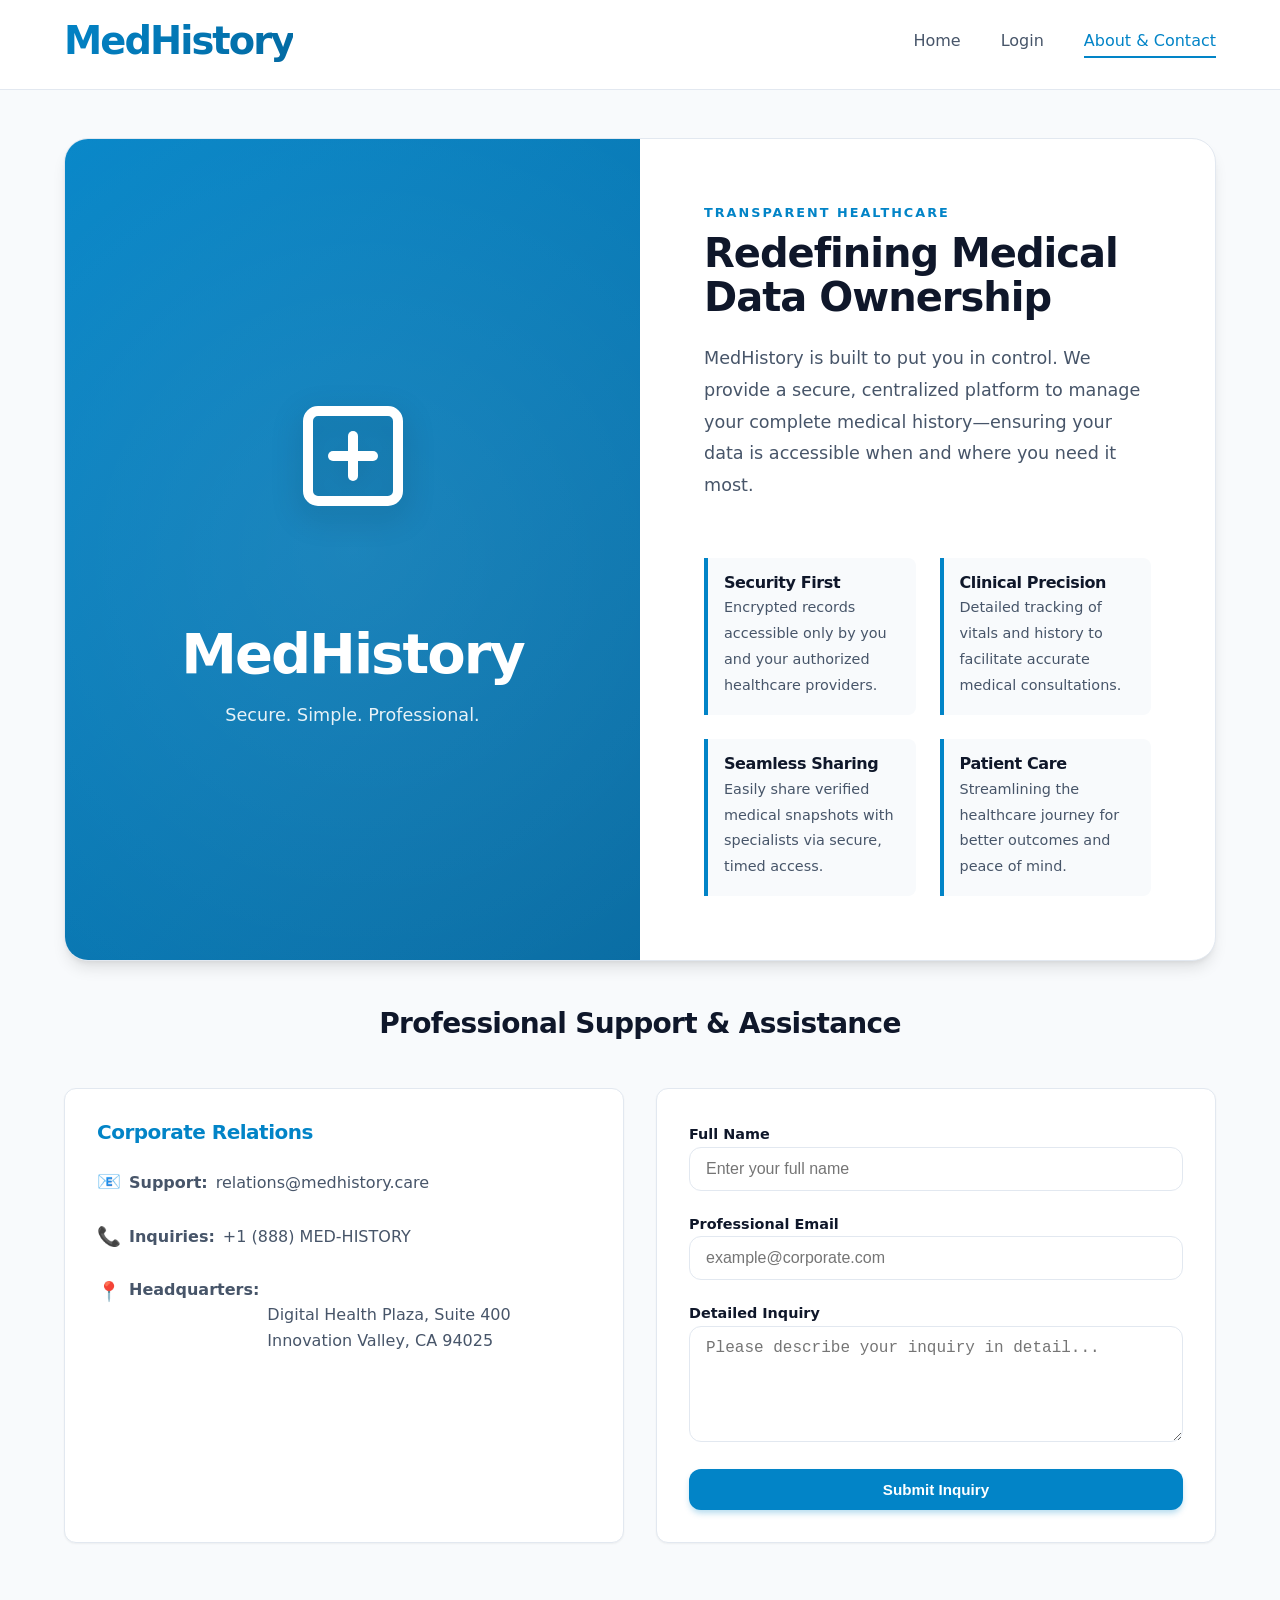
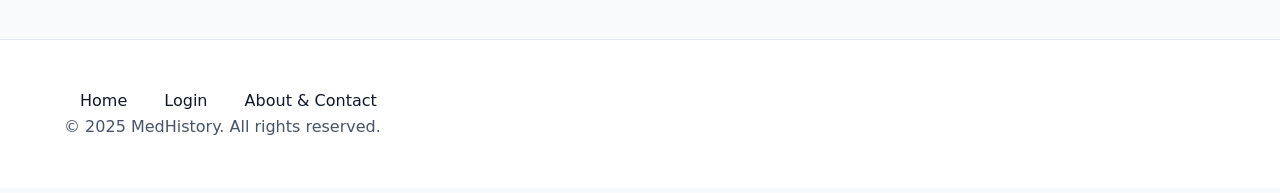
<file: about.html>
<!DOCTYPE html>
<html lang="en">

<head>
    <meta charset="UTF-8">
    <meta name="viewport" content="width=device-width, initial-scale=1.0">
    <title>About & Contact - MedHistory</title>
    <link rel="manifest" href="manifest.json">
    <link rel="stylesheet" href="css/style.css">
    <link rel="icon" type="image/png" href="assets/icons/icon-192x192.png">
    <style>
        .about-split {
            display: grid;
            grid-template-columns: 1fr 1fr;
            min-height: calc(100vh - var(--header-height) - 150px);
            background: white;
            border-radius: 24px;
            overflow: hidden;
            box-shadow: var(--shadow-lg);
            border: 1px solid var(--border-color);
        }

        .about-brand {
            background: linear-gradient(135deg, var(--primary-color) 0%, var(--primary-dark) 100%);
            display: flex;
            flex-direction: column;
            align-items: center;
            justify-content: center;
            color: white;
            padding: 3rem;
            position: relative;
            overflow: hidden;
        }

        .about-brand::before {
            content: '';
            position: absolute;
            width: 200%;
            height: 200%;
            background: radial-gradient(circle, rgba(255, 255, 255, 0.1) 0%, transparent 70%);
            top: -50%;
            left: -50%;
        }

        .about-logo-large {
            font-size: 8rem;
            margin-bottom: 2rem;
            filter: drop-shadow(0 10px 15px rgba(0, 0, 0, 0.2));
            z-index: 1;
        }

        .about-brand h2 {
            font-size: 3rem;
            color: white;
            z-index: 1;
            margin: 0;
            letter-spacing: -2px;
        }

        .about-content {
            padding: 4rem;
            display: flex;
            flex-direction: column;
            justify-content: center;
        }

        .about-content h2 {
            font-size: 2.5rem;
            margin-bottom: 1.5rem;
            color: var(--text-primary);
        }

        .about-content p {
            font-size: 1.1rem;
            color: var(--text-secondary);
            margin-bottom: 1.5rem;
            line-height: 1.8;
        }

        .mission-grid {
            display: grid;
            grid-template-columns: 1fr 1fr;
            gap: 1.5rem;
            margin-top: 2rem;
        }

        .mission-item {
            padding: 1rem;
            border-left: 4px solid var(--primary-color);
            background: var(--background-color);
            border-radius: 0 8px 8px 0;
        }

        .mission-item h4 {
            margin-bottom: 0.25rem;
            color: var(--text-primary);
        }

        .mission-item p {
            font-size: 0.9rem;
            margin: 0;
        }

        @media (max-width: 992px) {
            .about-split {
                grid-template-columns: 1fr;
            }

            .about-brand {
                padding: 4rem 2rem;
            }

            .about-content {
                padding: 3rem 2rem;
            }
        }
    </style>
</head>

<body>
    <header>
        <div class="container">
            <nav>
                <a href="index.html" class="logo">MedHistory</a>
                <div class="menu-toggle">☰</div>
                <ul class="nav-links">
                    <li><a href="index.html">Home</a></li>
                    <li><a href="login.html">Login</a></li>
                    <li><a href="about.html" class="active">About & Contact</a></li>
                </ul>
            </nav>
        </div>
    </header>

    <main class="container mt-2 mb-2">
        <div class="about-split">
            <div class="about-brand">
                <div class="about-logo-large">
                    <svg width="120" height="120" viewBox="0 0 24 24" fill="none" xmlns="http://www.w3.org/2000/svg">
                        <path
                            d="M19 3H5C3.89543 3 3 3.89543 3 5V19C3 20.1046 3.89543 21 5 21H19C20.1046 21 21 20.1046 21 19V5C21 3.89543 20.1046 3 19 3Z"
                            stroke="white" stroke-width="2" stroke-linecap="round" stroke-linejoin="round" />
                        <path d="M12 8V16" stroke="white" stroke-width="2" stroke-linecap="round"
                            stroke-linejoin="round" />
                        <path d="M8 12H16" stroke="white" stroke-width="2" stroke-linecap="round"
                            stroke-linejoin="round" />
                    </svg>
                </div>
                <h2 class="logo"
                    style="background: none; -webkit-text-fill-color: white; font-size: 3.5rem; margin-top: 1rem;">
                    MedHistory</h2>
                <p
                    style="color: rgba(255,255,255,0.9); font-weight: 500; font-size: 1.1rem; margin-top: 1rem; z-index: 1;">
                    Secure. Simple. Professional.</p>
            </div>
            <div class="about-content">
                <span
                    style="color: var(--primary-color); font-weight: 800; text-transform: uppercase; letter-spacing: 2px; font-size: 0.8rem; margin-bottom: 0.5rem; display: block;">Transparent
                    Healthcare</span>
                <h2>Redefining Medical Data Ownership</h2>
                <p>MedHistory is built to put you in control. We provide a secure, centralized platform to manage your
                    complete medical history—ensuring your data is accessible when and where you need it most.</p>

                <div class="mission-grid">
                    <div class="mission-item">
                        <h4>Security First</h4>
                        <p>Encrypted records accessible only by you and your authorized healthcare providers.</p>
                    </div>
                    <div class="mission-item">
                        <h4>Clinical Precision</h4>
                        <p>Detailed tracking of vitals and history to facilitate accurate medical consultations.</p>
                    </div>
                    <div class="mission-item">
                        <h4>Seamless Sharing</h4>
                        <p>Easily share verified medical snapshots with specialists via secure, timed access.</p>
                    </div>
                    <div class="mission-item">
                        <h4>Patient Care</h4>
                        <p>Streamlining the healthcare journey for better outcomes and peace of mind.</p>
                    </div>
                </div>
            </div>
        </div>

        <!-- Contact Section Integrated -->
        <section id="contact-section" class="mt-2 mb-2">
            <h2 class="text-center mb-2">Professional Support & Assistance</h2>
            <div style="display: grid; grid-template-columns: repeat(auto-fit, minmax(300px, 1fr)); gap: 2rem;">

                <!-- Contact Info -->
                <div>
                    <div class="mb-2"
                        style="background: white; padding: 2rem; border-radius: 12px; border: 1px solid var(--border-color); box-shadow: var(--shadow-sm); height: 100%;">
                        <h3 class="text-primary mb-1">Corporate Relations</h3>
                        <p class="mb-1" style="display: flex; align-items: center; gap: 0.5rem;">
                            <span style="font-size: 1.2rem;">📧</span>
                            <strong>Support:</strong> relations@medhistory.care
                        </p>
                        <p class="mb-1" style="display: flex; align-items: center; gap: 0.5rem;">
                            <span style="font-size: 1.2rem;">📞</span>
                            <strong>Inquiries:</strong> +1 (888) MED-HISTORY
                        </p>
                        <p style="display: flex; align-items: flex-start; gap: 0.5rem;">
                            <span style="font-size: 1.2rem;">📍</span>
                            <strong>Headquarters:</strong><br>
                            Digital Health Plaza, Suite 400<br>
                            Innovation Valley, CA 94025
                        </p>
                    </div>
                </div>

                <!-- Contact Form -->
                <div
                    style="background: white; padding: 2rem; border-radius: 12px; border: 1px solid var(--border-color); box-shadow: var(--shadow-sm);">
                    <form id="contactForm">
                        <div class="form-group">
                            <label for="name">Full Name</label>
                            <input type="text" id="name" name="name" placeholder="Enter your full name" required>
                        </div>
                        <div class="form-group">
                            <label for="email">Professional Email</label>
                            <input type="email" id="email" name="email" placeholder="example@corporate.com" required>
                        </div>
                        <div class="form-group">
                            <label for="message">Detailed Inquiry</label>
                            <textarea id="message" name="message" rows="5"
                                placeholder="Please describe your inquiry in detail..." required></textarea>
                        </div>
                        <button type="submit" class="btn btn-primary" style="width: 100%;">Submit Inquiry</button>
                    </form>
                </div>
            </div>
        </section>
    </main>

    <footer>
        <div class="container">
            <div class="footer-links">
                <a href="index.html">Home</a>
                <a href="login.html">Login</a>
                <a href="about.html">About & Contact</a>
            </div>
            <p>&copy; 2025 MedHistory. All rights reserved.</p>
        </div>
    </footer>

    <script src="js/app.js"></script>
</body>

</html>
</file>
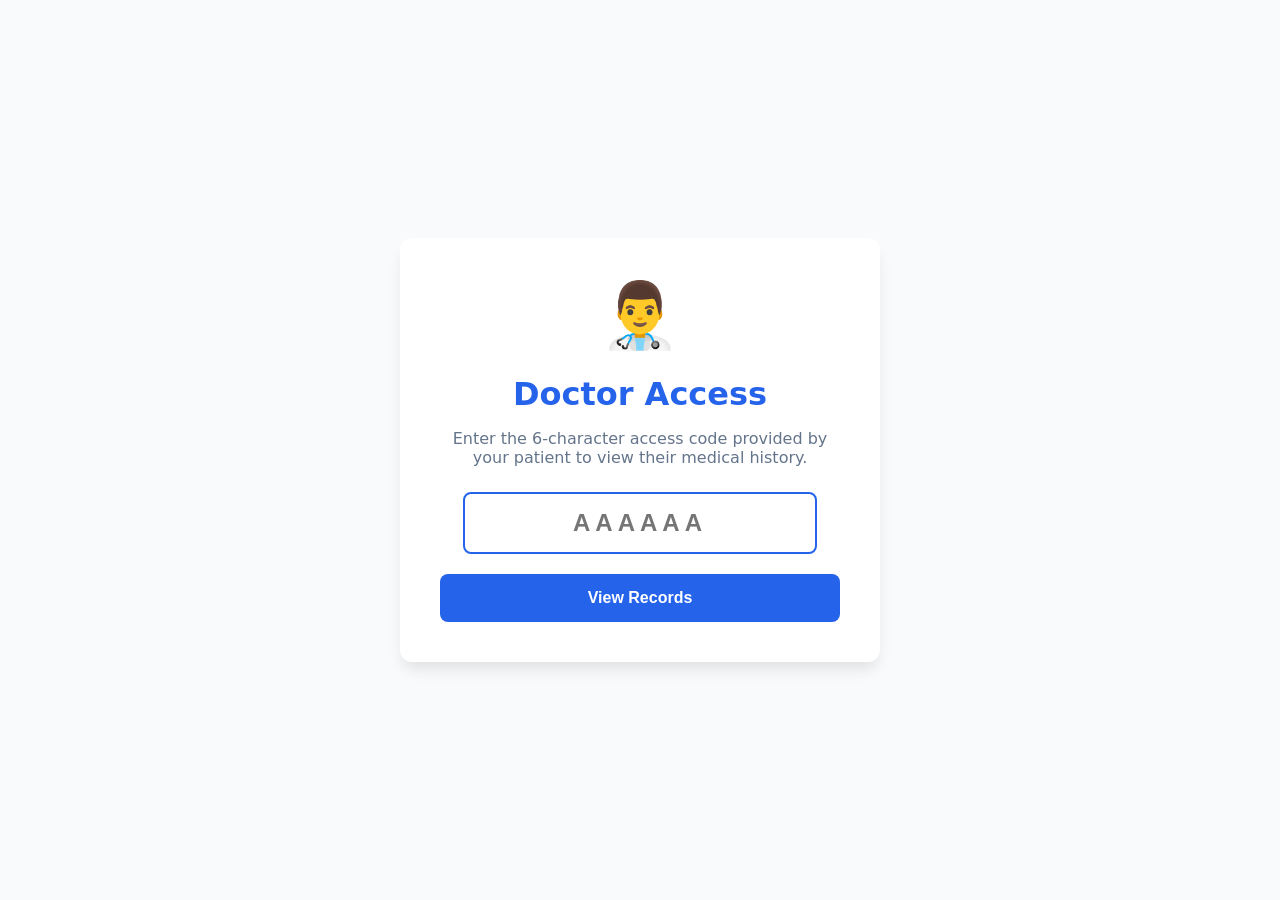
<file: doctor_access.html>
<!DOCTYPE html>
<html lang="en">

<head>
    <meta charset="UTF-8">
    <meta name="viewport" content="width=device-width, initial-scale=1.0">
    <title>Doctor Access - MedHistory</title>
    <style>
        :root {
            --primary-color: #2563EB;
            --background: #f8fafc;
            --text-dark: #1e293b;
        }

        body {
            font-family: 'Segoe UI', system-ui, sans-serif;
            background-color: var(--background);
            display: flex;
            align-items: center;
            justify-content: center;
            height: 100vh;
            margin: 0;
            color: var(--text-dark);
        }

        .card {
            background: white;
            padding: 40px;
            border-radius: 12px;
            box-shadow: 0 10px 15px -3px rgba(0, 0, 0, 0.1);
            text-align: center;
            max-width: 400px;
            width: 100%;
        }

        h1 {
            margin-bottom: 10px;
            color: var(--primary-color);
        }

        p {
            color: #64748B;
            margin-bottom: 25px;
        }

        input {
            width: 80%;
            padding: 15px;
            font-size: 1.5rem;
            text-align: center;
            letter-spacing: 5px;
            text-transform: uppercase;
            border: 2px solid #e2e8f0;
            border-radius: 8px;
            margin-bottom: 20px;
            font-weight: bold;
        }

        input:focus {
            outline: none;
            border-color: var(--primary-color);
        }

        button {
            background: var(--primary-color);
            color: white;
            border: none;
            padding: 15px 30px;
            border-radius: 8px;
            font-size: 1rem;
            cursor: pointer;
            width: 100%;
            font-weight: 600;
        }

        button:hover {
            background-color: #1d4ed8;
        }
    </style>
</head>

<body>

    <div class="card">
        <div style="font-size: 4rem; margin-bottom: 10px;">👨‍⚕️</div>
        <h1>Doctor Access</h1>
        <p>Enter the 6-character access code provided by your patient to view their medical history.</p>

        <form id="accessForm">
            <input type="text" id="code" maxlength="6" placeholder="AAAAAA" required autofocus>
            <button type="submit">View Records</button>
        </form>
    </div>

    <script>
        document.getElementById('accessForm').addEventListener('submit', (e) => {
            e.preventDefault();
            const code = document.getElementById('code').value.trim().toUpperCase();
            if (code.length === 6) {
                window.location.href = `doctor_dashboard.html?code=${code}`;
            } else {
                alert('Please enter a valid 6-character code.');
            }
        });
    </script>
</body>

</html>
</file>
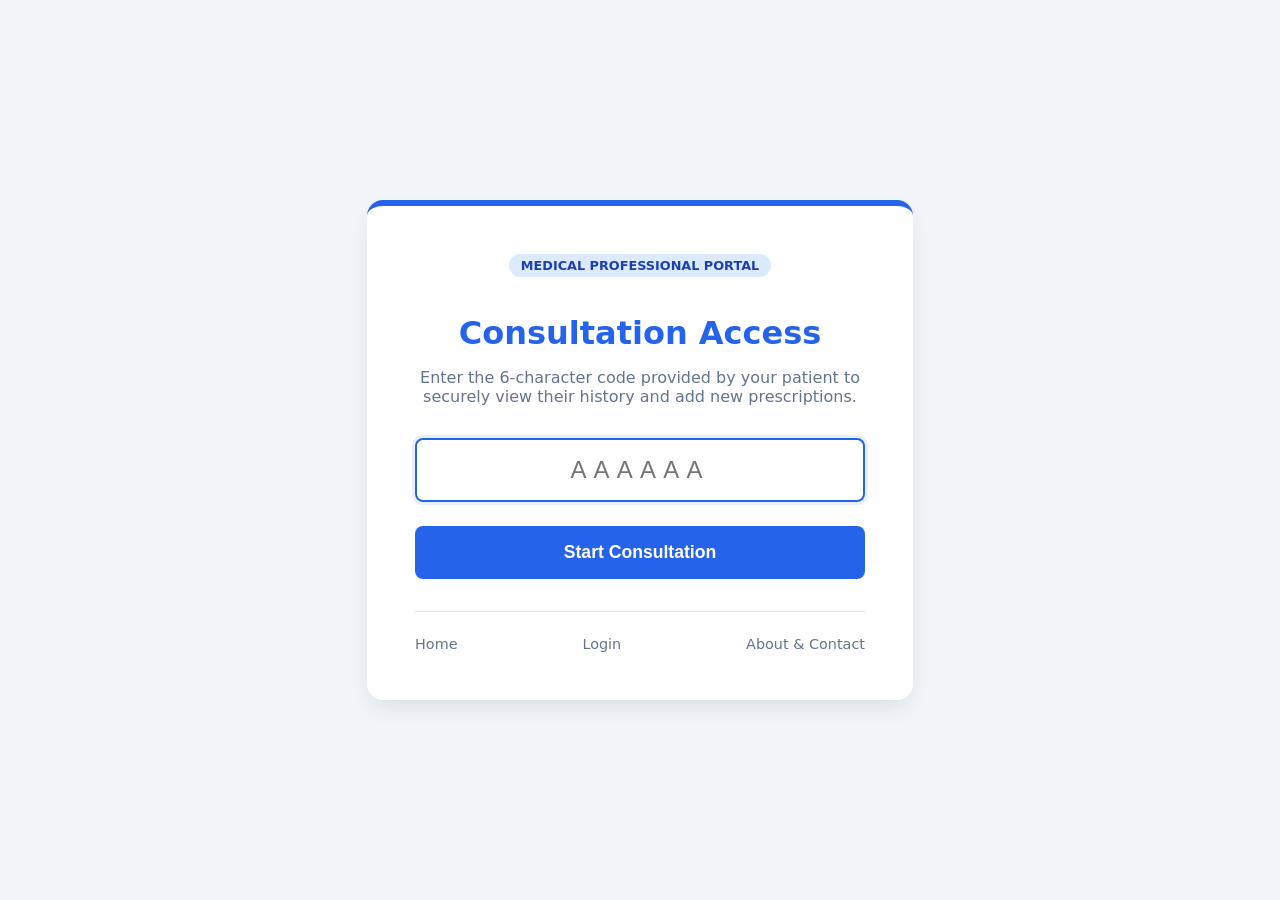
<file: doctor_index.html>
<!DOCTYPE html>
<html lang="en">

<head>
    <meta charset="UTF-8">
    <meta name="viewport" content="width=device-width, initial-scale=1.0">
    <title>Doctor Portal - MedHistory</title>
    <style>
        :root {
            --primary-color: #2563EB;
            --background: #f1f5f9;
            --text-dark: #0f172a;
        }

        body {
            font-family: 'Segoe UI', system-ui, sans-serif;
            background-color: var(--background);
            display: flex;
            align-items: center;
            justify-content: center;
            height: 100vh;
            margin: 0;
            color: var(--text-dark);
        }

        .login-card {
            background: white;
            padding: 3rem;
            border-radius: 16px;
            box-shadow: 0 10px 25px -5px rgba(0, 0, 0, 0.1);
            text-align: center;
            max-width: 450px;
            width: 90%;
            border-top: 6px solid var(--primary-color);
        }

        h1 {
            margin-bottom: 0.5rem;
            color: var(--primary-color);
        }

        .subtitle {
            color: #64748B;
            margin-bottom: 2rem;
        }

        input {
            width: 100%;
            padding: 1rem;
            font-size: 1.5rem;
            text-align: center;
            letter-spacing: 0.3em;
            text-transform: uppercase;
            border: 2px solid #e2e8f0;
            border-radius: 8px;
            margin-bottom: 1.5rem;
            box-sizing: border-box;
            transition: all 0.2s;
        }

        input:focus {
            outline: none;
            border-color: var(--primary-color);
            box-shadow: 0 0 0 3px rgba(37, 99, 235, 0.1);
        }

        button {
            background: var(--primary-color);
            color: white;
            border: none;
            padding: 1rem 2rem;
            border-radius: 8px;
            font-size: 1.1rem;
            font-weight: 600;
            cursor: pointer;
            width: 100%;
            transition: background 0.2s;
        }

        button:hover {
            background-color: #1d4ed8;
        }

        .role-badge {
            background: #dbeafe;
            color: #1e40af;
            padding: 4px 12px;
            border-radius: 20px;
            font-size: 0.8rem;
            font-weight: bold;
            display: inline-block;
            margin-bottom: 1rem;
        }
    </style>
</head>

<body>

    <div class="login-card">
        <div class="role-badge">MEDICAL PROFESSIONAL PORTAL</div>
        <h1>Consultation Access</h1>
        <p class="subtitle">Enter the 6-character code provided by your patient to securely view their history and add
            new prescriptions.</p>

        <form id="loginForm">
            <input type="text" id="code" maxlength="6" placeholder="AAAAAA" required autofocus>
            <button type="submit">Start Consultation</button>
        </form>

        <div
            style="margin-top: 2rem; padding-top: 1.5rem; border-top: 1px solid #e2e8f0; display: flex; justify-content: space-between; gap: 1rem; flex-wrap: wrap;">
            <a href="index.html" style="color: #64748B; text-decoration: none; font-size: 0.9rem;">Home</a>
            <a href="login.html" style="color: #64748B; text-decoration: none; font-size: 0.9rem;">Login</a>
            <a href="about.html" style="color: #64748B; text-decoration: none; font-size: 0.9rem;">About & Contact</a>
        </div>
    </div>

    <script>
        document.getElementById('loginForm').addEventListener('submit', (e) => {
            e.preventDefault();
            const code = document.getElementById('code').value.trim().toUpperCase();
            if (code.length === 6) {
                // Redirect to the Doctor Dashboard
                window.location.href = `doctor_dashboard.html?code=${code}`;
            } else {
                alert('Please enter a valid 6-character code.');
            }
        });
    </script>
</body>

</html>
</file>
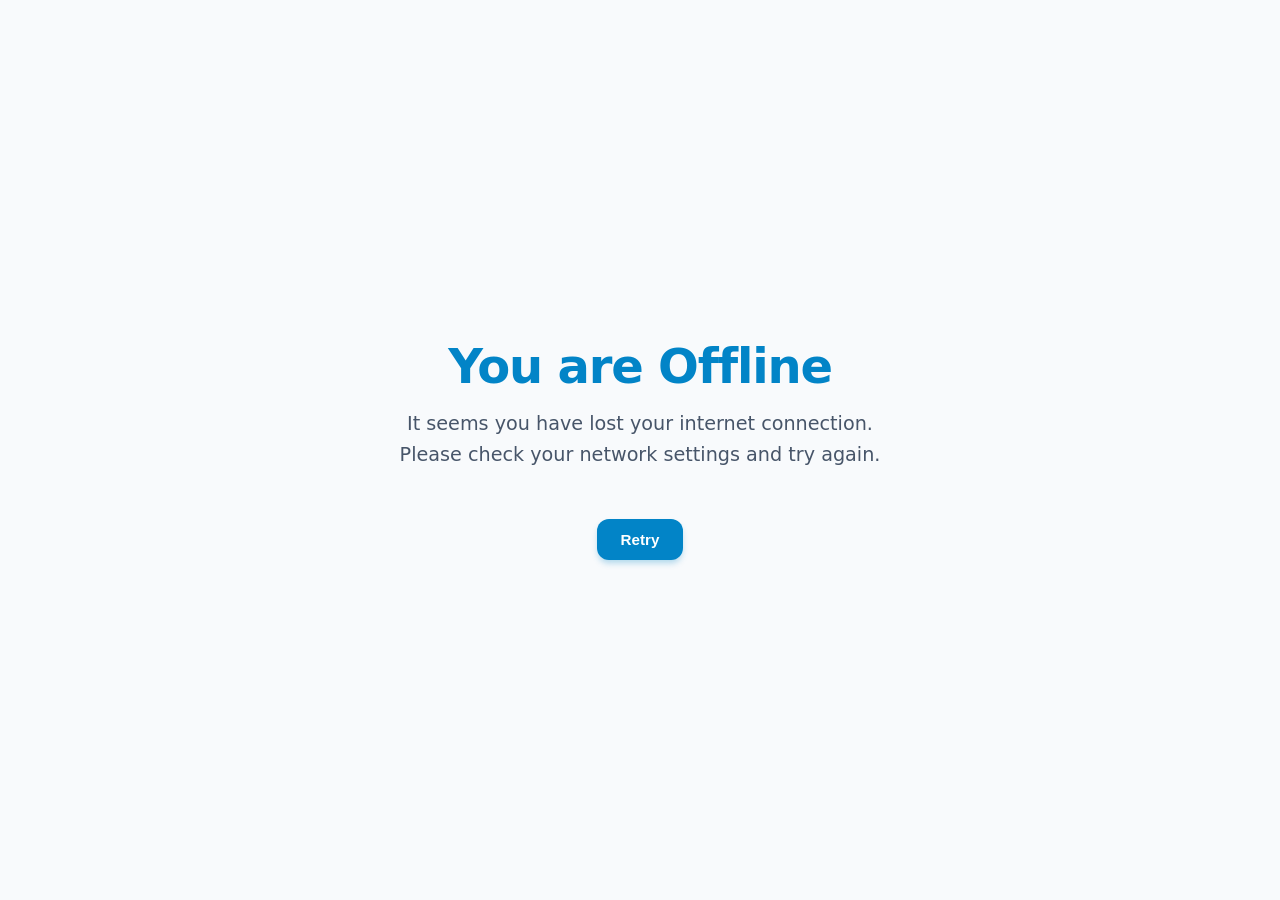
<file: offline.html>
<!DOCTYPE html>
<html lang="en">

<head>
    <meta charset="UTF-8">
    <meta name="viewport" content="width=device-width, initial-scale=1.0">
    <title>Offline - MedHistory</title>
    <link rel="stylesheet" href="css/style.css">
</head>

<body style="display: flex; align-items: center; justify-content: center; height: 100vh; text-align: center;">

    <div class="container">
        <h1 class="text-primary" style="font-size: 3rem; margin-bottom: 1rem;">You are Offline</h1>
        <p class="mb-2" style="font-size: 1.2rem; color: var(--secondary-color);">
            It seems you have lost your internet connection.<br>
            Please check your network settings and try again.
        </p>
        <button onclick="window.location.reload()" class="btn btn-primary">Retry</button>
    </div>

</body>

</html>
</file>
<file: css/style.css>
/* Global Styles & Variables */
:root {
    /* Brand Colors (Medical Tech Theme) */
    --primary-color: #0284c7;
    /* Sky 600 */
    --primary-dark: #0369a1;
    /* Sky 700 */
    --primary-light: #e0f2fe;
    /* Sky 100 */

    /* Neutrals */
    --background-color: #f8fafc;
    /* Slate 50 */
    --surface-color: #ffffff;
    --text-primary: #0f172a;
    /* Slate 900 */
    --text-secondary: #475569;
    /* Slate 600 */
    --border-color: #e2e8f0;
    /* Slate 200 */

    /* Status Colors */
    --success-bg: #dcfce7;
    --success-text: #166534;
    --danger-bg: #fee2e2;
    --danger-text: #991b1b;
    --warning-bg: #fef3c7;
    --warning-text: #92400e;

    /* Design Tokens */
    --border-radius: 12px;
    --shadow-sm: 0 1px 2px 0 rgb(0 0 0 / 0.05);
    --shadow-md: 0 4px 6px -1px rgb(0 0 0 / 0.1), 0 2px 4px -2px rgb(0 0 0 / 0.1);
    --shadow-lg: 0 10px 15px -3px rgb(0 0 0 / 0.1), 0 4px 6px -4px rgb(0 0 0 / 0.1);
    --transition: all 0.2s cubic-bezier(0.4, 0, 0.2, 1);

    --header-height: 90px;
}

* {
    margin: 0;
    padding: 0;
    box-sizing: border-box;
}

body {
    font-family: 'Inter', system-ui, -apple-system, sans-serif;
    background-color: var(--background-color);
    color: var(--text-secondary);
    line-height: 1.6;
    display: flex;
    flex-direction: column;
    min-height: 100vh;
    -webkit-font-smoothing: antialiased;
}

h1,
h2,
h3,
h4,
h5,
h6 {
    color: var(--text-primary);
    line-height: 1.1;
    margin-bottom: 0.75em;
    font-weight: 700;
    letter-spacing: -0.025em;
}

h1 {
    font-size: 2.5rem;
}

h2 {
    font-size: 1.75rem;
}

h3 {
    font-size: 1.25rem;
}

a {
    text-decoration: none;
    color: inherit;
    transition: var(--transition);
}

ul {
    list-style: none;
}

/* Utilities */
.container {
    width: 100%;
    max-width: 1200px;
    margin: 0 auto;
    padding: 0 1.5rem;
}

.text-center {
    text-align: center;
}

.text-primary {
    color: var(--primary-color) !important;
}

.mt-1 {
    margin-top: 1.5rem;
}

.mt-2 {
    margin-top: 3rem;
}

.mb-1 {
    margin-bottom: 1.5rem;
}

.mb-2 {
    margin-bottom: 3rem;
}

/* Components */
.btn {
    display: inline-flex;
    align-items: center;
    justify-content: center;
    padding: 0.75rem 1.5rem;
    border-radius: var(--border-radius);
    font-weight: 600;
    font-size: 0.95rem;
    cursor: pointer;
    border: none;
    transition: var(--transition);
    gap: 0.5rem;
}

.btn-primary {
    background-color: var(--primary-color);
    color: white;
    box-shadow: 0 4px 6px -1px rgba(2, 132, 199, 0.3);
}

.btn-primary:hover {
    background-color: var(--primary-dark);
    transform: translateY(-1px);
    box-shadow: 0 6px 8px -1px rgba(2, 132, 199, 0.4);
}

.btn-secondary {
    background-color: white;
    color: var(--text-primary);
    border: 1px solid var(--border-color);
    box-shadow: var(--shadow-sm);
}

.btn-secondary:hover {
    background-color: var(--background-color);
    border-color: var(--primary-color);
    color: var(--primary-color);
}

/* Header */
header {
    background: rgba(255, 255, 255, 0.9);
    backdrop-filter: blur(12px);
    border-bottom: 1px solid var(--border-color);
    position: sticky;
    top: 0;
    z-index: 1000;
    height: var(--header-height);
    padding-top: 10px;
}

nav {
    display: flex;
    justify-content: space-between;
    align-items: center;
    height: 100%;
}

.logo {
    font-size: 2.4rem;
    font-weight: 900;
    color: var(--primary-color);
    background: linear-gradient(135deg, var(--primary-color), var(--primary-dark));
    background-clip: text;
    -webkit-background-clip: text;
    -webkit-text-fill-color: transparent;
    letter-spacing: -0.05em;
}

.nav-links {
    display: flex;
    gap: 2.5rem;
}

.nav-links a {
    font-weight: 500;
    color: var(--text-secondary);
    position: relative;
    padding: 0.5rem 0;
}

.nav-links a:hover,
.nav-links a.active {
    color: var(--primary-color);
}

.nav-links a::after {
    content: '';
    position: absolute;
    bottom: 0;
    left: 0;
    width: 0;
    height: 2px;
    background-color: var(--primary-color);
    transition: var(--transition);
}

.nav-links a:hover::after,
.nav-links a.active::after {
    width: 100%;
}

/* Mobile Menu */
.menu-toggle {
    display: none;
    font-size: 1.5rem;
    color: var(--text-primary);
    cursor: pointer;
}

/* Hero Section */
.hero {
    background: linear-gradient(180deg, var(--primary-light) 0%, transparent 100%);
    padding: 4rem 1rem;
    border-radius: 0 0 2rem 2rem;
}

.hero h1 {
    font-size: 3.5rem;
    letter-spacing: -0.05em;
    margin-bottom: 1.5rem;
}

.hero p {
    font-size: 1.25rem;
    max-width: 600px;
    margin: 0 auto 2rem;
    color: var(--text-secondary);
}

/* Cards & Sections */
section {
    position: relative;
    border-radius: var(--border-radius);
}

section[style*="background: white"],
div[style*="background: white"] {
    background: var(--surface-color) !important;
    border: 1px solid var(--border-color);
    box-shadow: var(--shadow-sm) !important;
    transition: var(--transition);
}

section[style*="background: white"]:hover,
div[style*="background: white"]:hover {
    box-shadow: var(--shadow-md) !important;
    transform: translateY(-2px);
}

/* Forms */
.form-group {
    margin-bottom: 1.25rem;
}

label {
    font-size: 0.9rem;
    font-weight: 600;
    color: var(--text-primary);
    margin-bottom: 0.5rem;
}

input,
select,
textarea {
    width: 100%;
    padding: 0.75rem 1rem;
    border: 1px solid var(--border-color);
    border-radius: var(--border-radius);
    background-color: var(--surface-color);
    font-size: 1rem;
    color: var(--text-primary);
    transition: var(--transition);
}

input:focus,
select:focus,
textarea:focus {
    outline: none;
    border-color: var(--primary-color);
    box-shadow: 0 0 0 3px var(--primary-light);
}

/* Tables */
.table-container {
    border-radius: var(--border-radius);
    border: 1px solid var(--border-color);
    overflow: hidden;
}

table {
    width: 100%;
    border-collapse: collapse;
    background: var(--surface-color);
}

th {
    background-color: #f1f5f9;
    font-weight: 600;
    text-transform: uppercase;
    font-size: 0.75rem;
    letter-spacing: 0.05em;
    color: var(--text-secondary);
    padding: 1rem;
}

td {
    padding: 1rem;
    border-bottom: 1px solid var(--border-color);
    color: var(--text-primary);
    font-size: 0.95rem;
}

tr:last-child td {
    border-bottom: none;
}

tr:hover td {
    background-color: #f8fafc;
}

/* Status Pills (can be used if JS adds classes, but generic styles here) */
td a {
    color: var(--primary-color);
    font-weight: 500;
}

/* Footer */
footer {
    background-color: var(--surface-color);
    border-top: 1px solid var(--border-color);
    padding: 3rem 0;
    margin-top: auto;
    color: var(--text-secondary);
}

.footer-links a {
    color: var(--text-primary);
    margin: 0 1rem;
    font-weight: 500;
}

.footer-links a:hover {
    color: var(--primary-color);
}

/* Responsive */
@media (max-width: 768px) {
    .hero h1 {
        font-size: 2.5rem;
    }

    .nav-links {
        position: fixed;
        top: var(--header-height);
        left: 0;
        right: 0;
        background: var(--surface-color);
        flex-direction: column;
        padding: 2rem;
        gap: 1.5rem;
        border-bottom: 1px solid var(--border-color);
        box-shadow: var(--shadow-md);
        transform: translateY(-100%);
        opacity: 0;
        visibility: hidden;
        transition: var(--transition);
        z-index: 900;
    }

    .nav-links.active {
        transform: translateY(0);
        opacity: 1;
        visibility: visible;
    }

    .menu-toggle {
        display: block;
    }
}

/* Print Styles */
@media print {

    header,
    footer,
    #addRecordForm,
    #addVitalsForm,
    #logoutBtn,
    .menu-toggle,
    #downloadPdfBtn,
    label[for="photoInput"],
    .btn {
        display: none !important;
    }

    body {
        background-color: white !important;
        color: black !important;
        display: block;
    }

    .container {
        max-width: 100%;
        padding: 0;
    }

    section,
    div {
        box-shadow: none !important;
        border: none !important;
        transform: none !important;
    }

    h1,
    h2,
    h3 {
        color: black !important;
    }

    table {
        border: 1px solid #000;
        width: 100%;
    }

    th,
    td {
        border: 1px solid #000;
        color: black !important;
    }
}

/* Emergency ID Card (ATM Size) */
.id-card-container {
    perspective: 1000px;
    margin: 2rem auto;
    width: 100%;
    max-width: 450px;
}

.id-card {
    width: 100%;
    aspect-ratio: 1.58 / 1;
    background: linear-gradient(135deg, #0369a1 0%, #075985 100%);
    border-radius: 16px;
    position: relative;
    padding: 1.5rem;
    color: white;
    box-shadow: 0 20px 25px -5px rgba(0, 0, 0, 0.2), 0 10px 10px -5px rgba(0, 0, 0, 0.1);
    display: flex;
    justify-content: space-between;
    overflow: hidden;
    border: 1px solid rgba(255, 255, 255, 0.1);
}

.id-card::before {
    content: '';
    position: absolute;
    top: -50%;
    left: -50%;
    width: 200%;
    height: 200%;
    background: radial-gradient(circle, rgba(255, 255, 255, 0.05) 0%, transparent 70%);
}

.id-card-content {
    display: flex;
    flex-direction: column;
    justify-content: space-between;
    width: 65%;
    z-index: 1;
}

.id-card-qr {
    width: 30%;
    background: white;
    padding: 0.5rem;
    border-radius: 8px;
    display: flex;
    align-items: center;
    justify-content: center;
    z-index: 1;
    height: fit-content;
    align-self: center;
}

.id-card-qr img {
    width: 100% !important;
    height: auto !important;
}

.id-card-header {
    font-size: 0.75rem;
    font-weight: 800;
    letter-spacing: 0.05em;
    opacity: 0.8;
    margin-bottom: 0.5rem;
}

.id-card-name {
    font-size: 1.5rem;
    font-weight: 700;
    margin: 0;
    line-height: 1.2;
}

.id-card-details {
    margin-top: 1rem;
}

.id-card-row {
    display: flex;
    gap: 1.5rem;
    margin-top: 0.5rem;
}

.id-card-label {
    font-size: 0.65rem;
    text-transform: uppercase;
    opacity: 0.7;
    display: block;
}

.id-card-val {
    font-size: 0.9rem;
    font-weight: 600;
}

.id-card-footer {
    margin-top: auto;
    font-size: 1.1rem;
    font-family: 'Courier New', Courier, monospace;
    letter-spacing: 2px;
    opacity: 0.9;
}

@media (max-width: 480px) {
    .id-card-name {
        font-size: 1.2rem;
    }

    .id-card {
        padding: 1rem;
    }
}

/* AI Insight Animations */
@keyframes pulse {
    0% {
        transform: scale(1);
        opacity: 0.2;
    }

    100% {
        transform: scale(1.5);
        opacity: 0.5;
    }
}

@keyframes spin {
    from {
        transform: rotate(0deg);
    }

    to {
        transform: rotate(360deg);
    }
}

@keyframes fadeInInsight {
    from {
        opacity: 0;
        transform: translateY(10px);
    }

    to {
        opacity: 1;
        transform: translateY(0);
    }
}

.insight-text {
    animation: fadeInInsight 0.6s ease forwards;
}

#runAiBtn:hover {
    transform: translateY(-2px);
    box-shadow: 0 5px 15px rgba(96, 165, 250, 0.4);
    background: #93c5fd;
}

#runAiBtn:disabled {
    opacity: 0.7;
    cursor: not-allowed;
}

/* Body Map Interactions */
.body-part-path {
    transition: all 0.3s cubic-bezier(0.4, 0, 0.2, 1);
    stroke: #94a3b8;
    stroke-width: 1px;
    cursor: pointer;
}

.body-part-path:hover {
    fill: #93c5fd !important;
    stroke: #3b82f6;
    stroke-width: 2px;
}

.body-part-path.active {
    fill: #3b82f6 !important;
    stroke: #2563eb;
    stroke-width: 2px;
}
</file>
